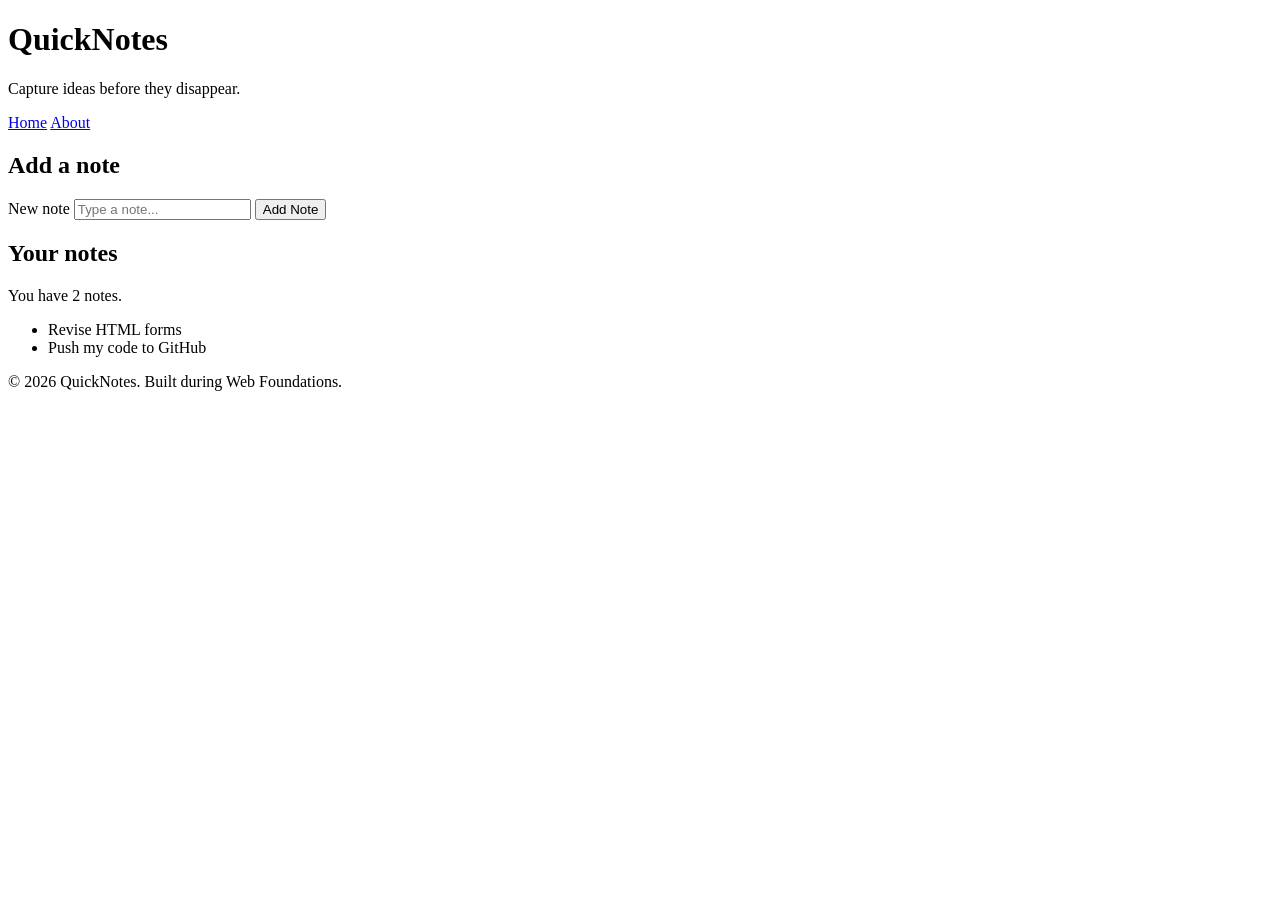
<file: day1/index.html>
<!DOCTYPE html>
<html lang="en">
<head>
    <meta charset="UTF-8" />
    <meta name="viewport" content="width=device-width, initial-scale=1.0" />
    <title>QuickNotes</title>
</head>

<body>
    <header>
        <h1>QuickNotes</h1>
        <p>Capture ideas before they disappear.</p>

        <nav>
            <a href="index.html">Home</a>
            <a href="about.html">About</a>
        </nav>
    </header>

    <main>
        <section>
            <h2>Add a note</h2>

            <form id="note-form">
                <label for="note-input">New note</label>
                <input
                    type="text"
                    id="note-input"
                    placeholder="Type a note..."
                />
                <button type="submit">Add Note</button>
            </form>
        </section>

        <section>
            <h2>Your notes</h2>

            <p id="note-count">You have 2 notes.</p>

            <ul id="notes-list">
                <li>Revise HTML forms</li>
                <li>Push my code to GitHub</li>
            </ul>
        </section>
    </main>

    <footer>
        <p>&copy; 2026 QuickNotes. Built during Web Foundations.</p>
    </footer>
</body>
</html>
</file>
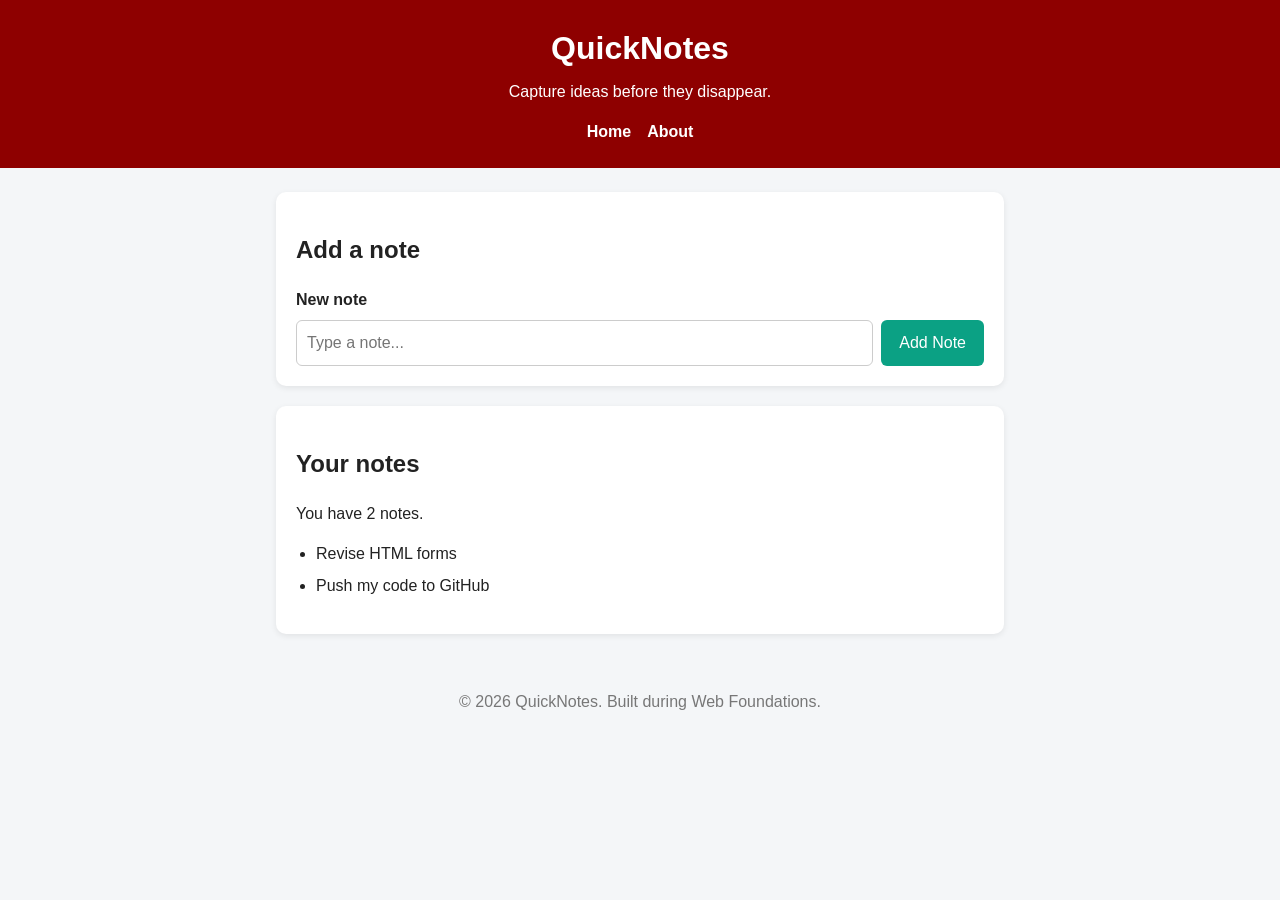
<file: day2/index.html>
<!DOCTYPE html>
<html lang="en">
<head>
    <meta charset="UTF-8" />
    <meta name="viewport" content="width=device-width, initial-scale=1.0" />
    <title>QuickNotes</title>
    <link rel="stylesheet" href="style.css" />
</head>

<body>
    <header>
        <h1>QuickNotes</h1>
        <p>Capture ideas before they disappear.</p>

        <nav>
            <a href="index.html">Home</a>
            <a href="about.html">About</a>
        </nav>
    </header>

    <main>
        <section>
            <h2>Add a note</h2>

            <form id="note-form">
                <label for="note-input">New note</label>
                <input
                    type="text"
                    id="note-input"
                    placeholder="Type a note..."
                />
                <button type="submit">Add Note</button>
            </form>
        </section>

        <section>
            <h2>Your notes</h2>

            <p id="note-count">You have 2 notes.</p>

            <ul id="notes-list">
                <li>Revise HTML forms</li>
                <li>Push my code to GitHub</li>
            </ul>
        </section>
    </main>

    <footer>
        <p>&copy; 2026 QuickNotes. Built during Web Foundations.</p>
    </footer>
</body>
</html>
</file>
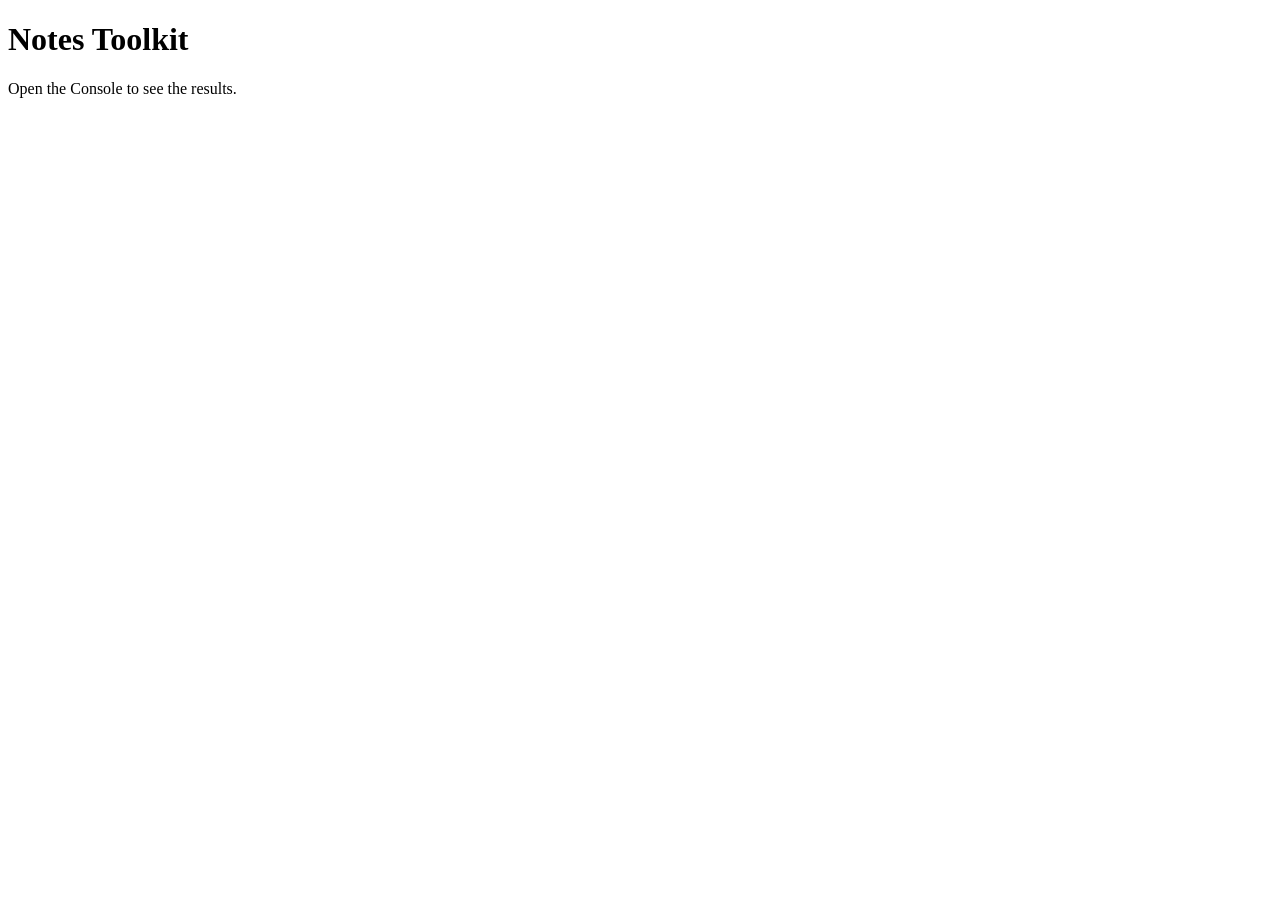
<file: day3/index.html>
<!DOCTYPE html>
<html lang="en">
<head>
    <meta charset="UTF-8" />
    <meta name="viewport" content="width=device-width, initial-scale=1.0" />
    <title>Notes Toolkit</title>
    <script src="script.js" defer></script>
</head>

<body>
    <h1>Notes Toolkit</h1>
    <p>Open the Console to see the results.</p>
</body>
</html>
</file>
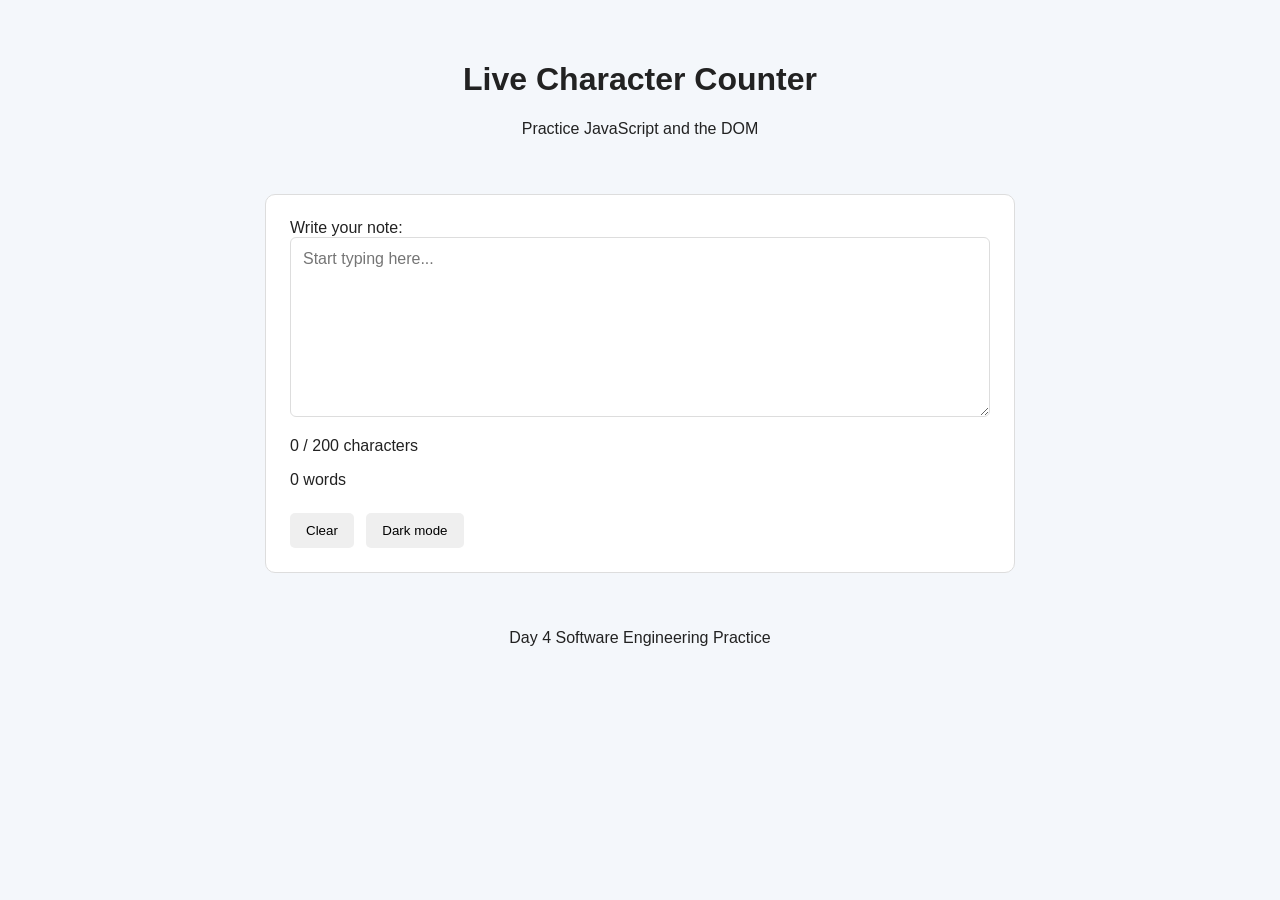
<file: day4/index.html>
<!DOCTYPE html>
<html lang="en">
<head>
    <meta charset="UTF-8">
    <meta name="viewport" content="width=device-width, initial-scale=1.0">
    <title>Day 4 - Live Character Counter</title>
    <link rel="stylesheet" href="style.css">
    <script src="script.js" defer></script>
</head>
<body>
    <header>
        <h1>Live Character Counter</h1>
        <p>Practice JavaScript and the DOM</p>
    </header>

    <main>
        <label for="note-text">Write your note:</label>
        <textarea id="note-text" maxlength="1000" placeholder="Start typing here..."></textarea>

        <p id="char-count">0 / 200 characters</p>
        <p id="word-count">0 words</p>

        <button id="clear-btn" type="button">Clear</button>
        <button id="theme-toggle" type="button">Dark mode</button>
    </main>

    <footer>
        <p>Day 4 Software Engineering Practice</p>
    </footer>
</body>
</html>
</file>
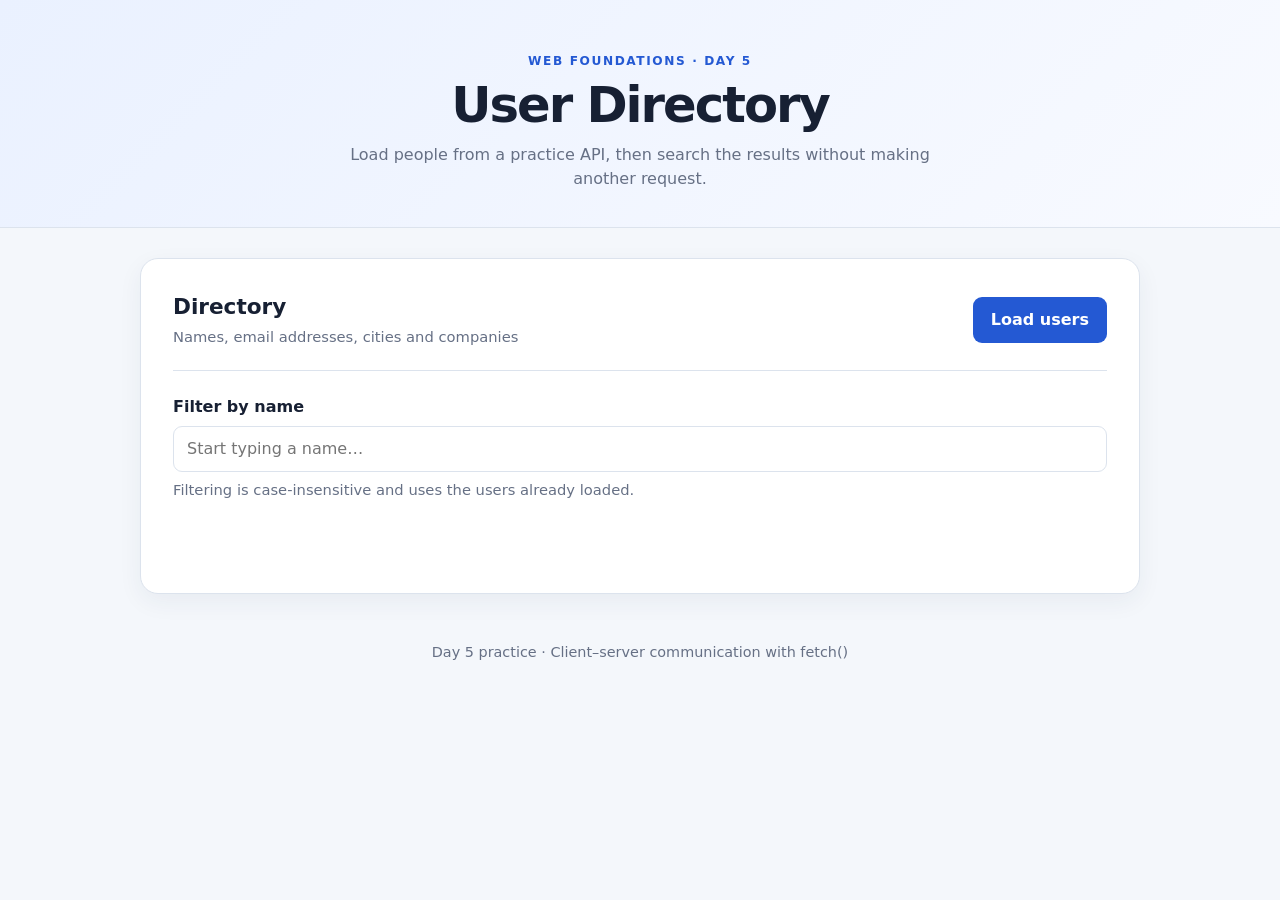
<file: day5/index.html>
<!DOCTYPE html>
<html lang="en">
<head>
    <meta charset="UTF-8">
    <meta name="viewport" content="width=device-width, initial-scale=1.0">
    <meta name="description" content="Day 5 Web Foundations assignment: load and filter users from a REST API.">
    <title>Day 5 — User Directory</title>
    <link rel="stylesheet" href="style.css">
    <script src="users.js" defer></script>
</head>
<body>
    <header class="site-header">
        <p class="eyebrow">WEB FOUNDATIONS · DAY 5</p>
        <h1>User Directory</h1>
        <p class="intro">Load people from a practice API, then search the results without making another request.</p>
    </header>

    <main class="container">
        <section class="toolbar" aria-labelledby="directory-heading">
            <div>
                <h2 id="directory-heading">Directory</h2>
                <p class="muted">Names, email addresses, cities and companies</p>
            </div>
            <button id="load-users" type="button">Load users</button>
        </section>

        <div class="filter">
            <label for="filter-input">Filter by name</label>
            <input
                id="filter-input"
                type="search"
                placeholder="Start typing a name…"
                autocomplete="off"
                aria-describedby="filter-help"
            >
            <p id="filter-help" class="muted">Filtering is case-insensitive and uses the users already loaded.</p>
        </div>

        <p id="status" class="status" role="status" aria-live="polite"></p>
        <ul id="users-list" class="users-list" aria-label="Users"></ul>
    </main>

    <footer>
        <p>Day 5 practice · Client–server communication with fetch()</p>
    </footer>
</body>
</html>
</file>
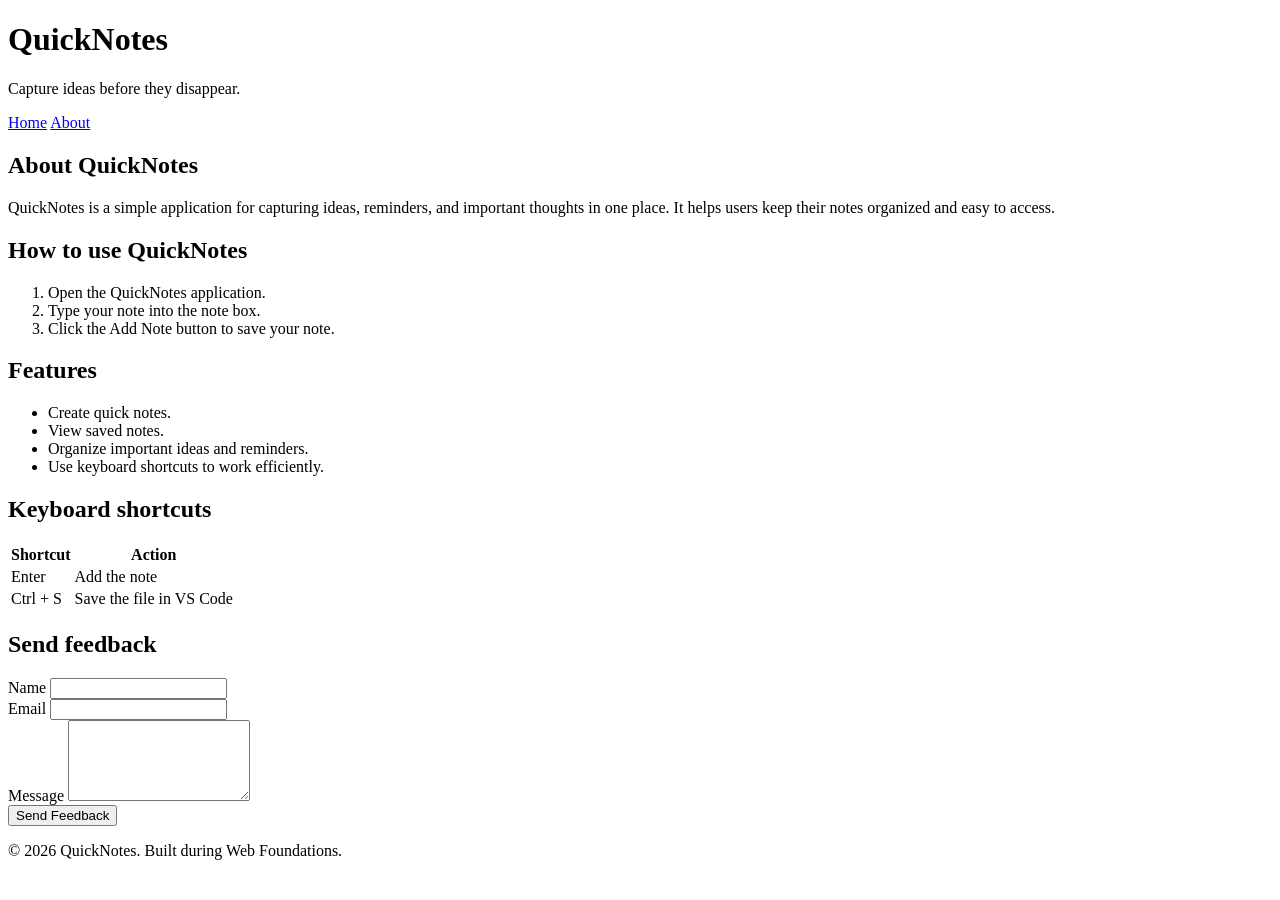
<file: day1/about.html>
<!DOCTYPE html>
<html lang="en">
<head>
    <meta charset="UTF-8" />
    <meta name="viewport" content="width=device-width, initial-scale=1.0" />
    <title>About QuickNotes</title>
</head>

<body>
    <header>
        <h1>QuickNotes</h1>
        <p>Capture ideas before they disappear.</p>

        <nav>
            <a href="index.html">Home</a>
            <a href="about.html">About</a>
        </nav>
    </header>

    <main>
        <h2>About QuickNotes</h2>

        <p>
            QuickNotes is a simple application for capturing ideas,
            reminders, and important thoughts in one place.
            It helps users keep their notes organized and easy to access.
        </p>

        <section>
            <h2>How to use QuickNotes</h2>

            <ol>
                <li>Open the QuickNotes application.</li>
                <li>Type your note into the note box.</li>
                <li>Click the Add Note button to save your note.</li>
            </ol>
        </section>

        <section>
            <h2>Features</h2>

            <ul>
                <li>Create quick notes.</li>
                <li>View saved notes.</li>
                <li>Organize important ideas and reminders.</li>
                <li>Use keyboard shortcuts to work efficiently.</li>
            </ul>
        </section>

        <section>
            <h2>Keyboard shortcuts</h2>

            <table>
                <thead>
                    <tr>
                        <th>Shortcut</th>
                        <th>Action</th>
                    </tr>
                </thead>

                <tbody>
                    <tr>
                        <td>Enter</td>
                        <td>Add the note</td>
                    </tr>

                    <tr>
                        <td>Ctrl + S</td>
                        <td>Save the file in VS Code</td>
                    </tr>
                </tbody>
            </table>
        </section>

        <section>
            <h2>Send feedback</h2>

            <form>
                <div>
                    <label for="name">Name</label>
                    <input
                        type="text"
                        id="name"
                        name="name"
                        required
                    />
                </div>

                <div>
                    <label for="email">Email</label>
                    <input
                        type="email"
                        id="email"
                        name="email"
                        required
                    />
                </div>

                <div>
                    <label for="message">Message</label>
                    <textarea
                        id="message"
                        name="message"
                        rows="5"
                        required
                    ></textarea>
                </div>

                <button type="submit">Send Feedback</button>
            </form>
        </section>
    </main>

    <footer>
        <p>&copy; 2026 QuickNotes. Built during Web Foundations.</p>
    </footer>
</body>
</html>
</file>
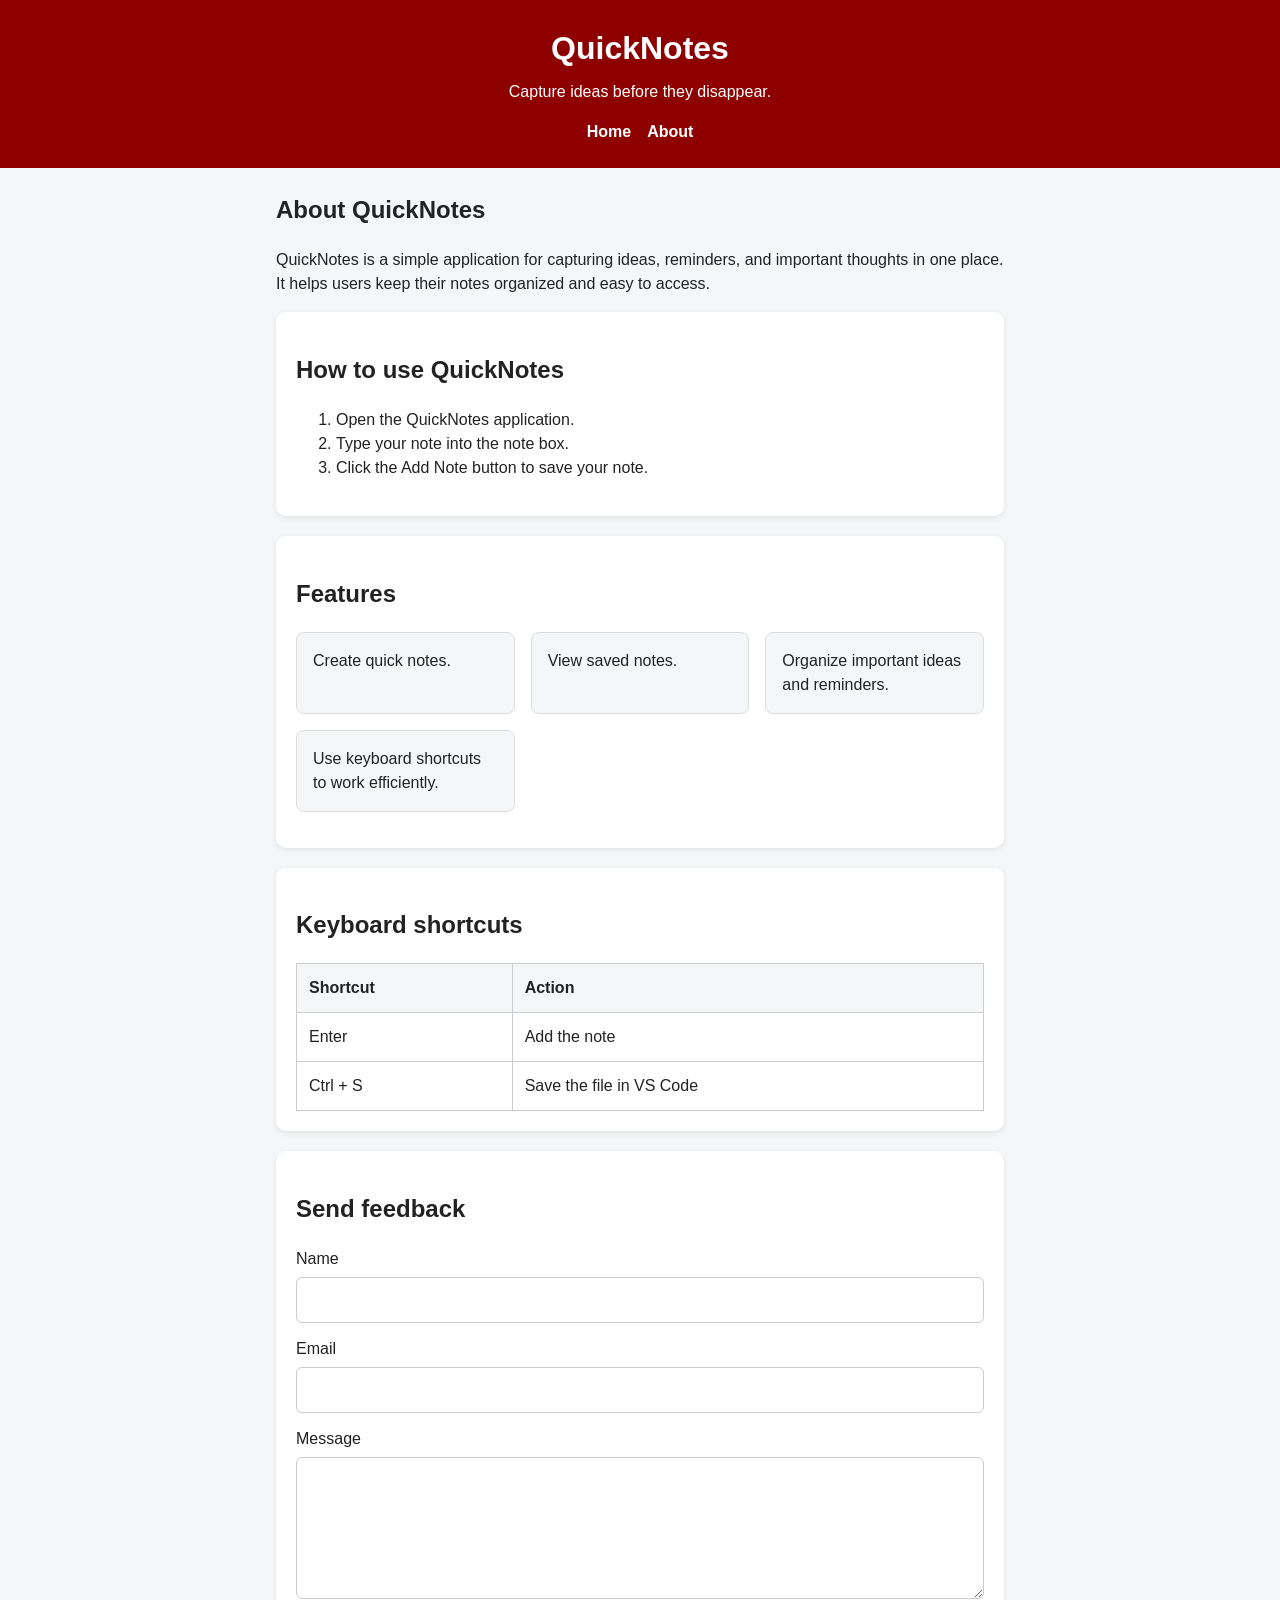
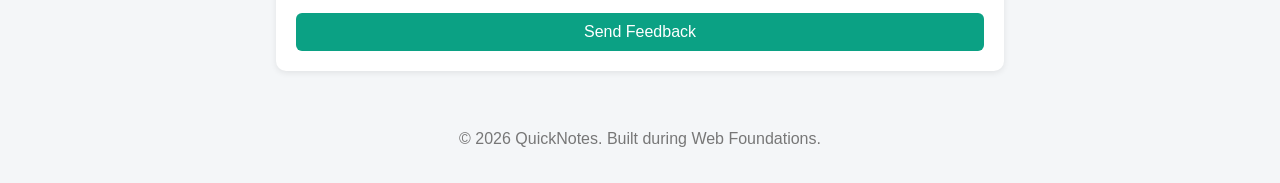
<file: day2/about.html>
<!DOCTYPE html>
<html lang="en">
<head>
    <meta charset="UTF-8" />
    <meta name="viewport" content="width=device-width, initial-scale=1.0" />
    <title>About QuickNotes</title>
    <link rel="stylesheet" href="style.css" />
</head>

<body>
    <header>
        <h1>QuickNotes</h1>
        <p>Capture ideas before they disappear.</p>

        <nav>
            <a href="index.html">Home</a>
            <a href="about.html">About</a>
        </nav>
    </header>

    <main>
        <h2>About QuickNotes</h2>

        <p>
            QuickNotes is a simple application for capturing ideas,
            reminders, and important thoughts in one place.
            It helps users keep their notes organized and easy to access.
        </p>

        <section>
            <h2>How to use QuickNotes</h2>

            <ol>
                <li>Open the QuickNotes application.</li>
                <li>Type your note into the note box.</li>
                <li>Click the Add Note button to save your note.</li>
            </ol>
        </section>

        <section>
            <h2>Features</h2>

            <ul class="features">
                <li>Create quick notes.</li>
                <li>View saved notes.</li>
                <li>Organize important ideas and reminders.</li>
                <li>Use keyboard shortcuts to work efficiently.</li>
            </ul>
        </section>

        <section>
            <h2>Keyboard shortcuts</h2>

            <table>
                <thead>
                    <tr>
                        <th>Shortcut</th>
                        <th>Action</th>
                    </tr>
                </thead>

                <tbody>
                    <tr>
                        <td>Enter</td>
                        <td>Add the note</td>
                    </tr>

                    <tr>
                        <td>Ctrl + S</td>
                        <td>Save the file in VS Code</td>
                    </tr>
                </tbody>
            </table>
        </section>

        <section>
            <h2>Send feedback</h2>

            <form>
                <div>
                    <label for="name">Name</label>
                    <input
                        type="text"
                        id="name"
                        name="name"
                        required
                    />
                </div>

                <div>
                    <label for="email">Email</label>
                    <input
                        type="email"
                        id="email"
                        name="email"
                        required
                    />
                </div>

                <div>
                    <label for="message">Message</label>
                    <textarea
                        id="message"
                        name="message"
                        rows="5"
                        required
                    ></textarea>
                </div>

                <button type="submit">Send Feedback</button>
            </form>
        </section>
    </main>

    <footer>
        <p>&copy; 2026 QuickNotes. Built during Web Foundations.</p>
    </footer>
</body>
</html>
</file>
<file: day2/style.css>
/* 1. Reset and base styles */
*,
*::before,
*::after {
    box-sizing: border-box;
}

body {
    margin: 0;
    font-family: "Segoe UI", Arial, sans-serif;
    background-color: #f4f6f8;
    color: #222;
    line-height: 1.5;
}

/* 2. Header */
header {
    background-color: #8e0000;
    color: white;
    text-align: center;
    padding: 24px 16px;
}

header h1 {
    margin: 0;
}

header p {
    margin: 8px 0 16px;
}

/* 3. Navigation with Flexbox */
nav {
    display: flex;
    justify-content: center;
    align-items: center;
    gap: 16px;
}

nav a {
    color: white;
    text-decoration: none;
    font-weight: 600;
    transition: opacity 0.2s ease, transform 0.2s ease;
}

nav a:hover {
    opacity: 0.8;
    transform: translateY(-2px);
}

/* 4. Main content and cards */
main {
    max-width: 760px;
    margin: 24px auto;
    padding: 0 16px;
}

section {
    background: white;
    padding: 20px;
    border-radius: 10px;
    margin-bottom: 20px;
    box-shadow: 0 2px 6px rgba(0, 0, 0, 0.08);
}

/* 5. QuickNotes form */
#note-form {
    display: flex;
    gap: 8px;
    flex-wrap: wrap;
}

#note-form label {
    width: 100%;
    font-weight: bold;
}

#note-input {
    flex: 1;
    min-width: 0;
    padding: 10px;
    border: 1px solid #ccc;
    border-radius: 6px;
    font-size: 1rem;
}

/* 6. Features grid */
.features {
    display: grid;
    grid-template-columns: repeat(auto-fit, minmax(180px, 1fr));
    gap: 16px;
    list-style: none;
    padding: 0;
}

.features li {
    background-color: #f4f6f8;
    border: 1px solid #ddd;
    border-radius: 8px;
    padding: 16px;
}

/* 7. Notes list */
#notes-list {
    padding-left: 20px;
}

#notes-list li {
    margin-bottom: 8px;
}

/* 8. Table */
table {
    width: 100%;
    border-collapse: collapse;
}

th,
td {
    border: 1px solid #ccc;
    padding: 12px;
    text-align: left;
}

th {
    background-color: #f4f6f8;
}

/* 9. Feedback form */
section form:not(#note-form) {
    display: flex;
    flex-direction: column;
    gap: 14px;
}

section form:not(#note-form) div {
    display: flex;
    flex-direction: column;
    gap: 6px;
}

section form input,
section form textarea {
    width: 100%;
    padding: 10px;
    border: 1px solid #ccc;
    border-radius: 6px;
    font: inherit;
}

section form textarea {
    resize: vertical;
}

/* 10. Buttons */
button {
    background-color: #0ba184;
    color: white;
    border: none;
    padding: 10px 18px;
    border-radius: 6px;
    font-size: 1rem;
    cursor: pointer;
    transition: background-color 0.2s ease, transform 0.2s ease;
}

button:hover {
    background-color: #088a70;
    transform: translateY(-2px);
}

/* 11. Footer */
footer {
    text-align: center;
    color: #777;
    padding: 16px;
}

/* 12. Responsive design for phones */
@media (max-width: 600px) {
    header {
        padding: 18px 12px;
    }

    header h1 {
        font-size: 1.8rem;
    }

    main {
        margin-top: 16px;
    }

    #note-form {
        flex-direction: column;
    }

    #note-input,
    #note-form button {
        width: 100%;
    }

    nav {
        flex-direction: column;
        gap: 8px;
    }
}
</file>
<file: day4/style.css>
:root {
    --bg-color: #f4f7fb;
    --text-color: #222222;
    --card-color: #ffffff;
    --border-color: #dddddd;
}

body {
    margin: 0;
    padding: 20px;
    font-family: Arial, sans-serif;
    background-color: var(--bg-color);
    color: var(--text-color);
    transition: background-color 0.3s, color 0.3s;
}

header,
footer {
    text-align: center;
    padding: 20px;
}

main {
    max-width: 700px;
    margin: 20px auto;
    padding: 24px;
    background-color: var(--card-color);
    border: 1px solid var(--border-color);
    border-radius: 10px;
}

textarea {
    box-sizing: border-box;
    width: 100%;
    min-height: 180px;
    padding: 12px;
    font: inherit;
    border: 1px solid var(--border-color);
    border-radius: 6px;
    background-color: var(--card-color);
    color: var(--text-color);
}

button {
    padding: 10px 16px;
    margin: 8px 8px 0 0;
    border: none;
    border-radius: 5px;
    cursor: pointer;
}

button:hover {
    opacity: 0.8;
}

.warning {
    color: #d97706;
}

.over {
    color: #dc2626;
    font-weight: bold;
}

body.dark {
    --bg-color: #181818;
    --text-color: #f1f1f1;
    --card-color: #292929;
    --border-color: #555555;
}

@media (max-width: 600px) {
    body {
        padding: 10px;
    }

    main {
        padding: 16px;
    }

    button {
        margin-top: 10px;
    }
}
</file>
<file: day5/style.css>
:root {
    color-scheme: light;
    --page-bg: #f4f7fb;
    --surface: #ffffff;
    --text: #172033;
    --muted: #667085;
    --border: #dce3ed;
    --accent: #2459d3;
    --accent-hover: #1948b5;
    --shadow: 0 8px 24px rgba(28, 45, 80, 0.06);
}

* { box-sizing: border-box; }

body {
    margin: 0;
    min-height: 100vh;
    font-family: system-ui, -apple-system, BlinkMacSystemFont, "Segoe UI", sans-serif;
    line-height: 1.5;
    color: var(--text);
    background: var(--page-bg);
}

.site-header {
    padding: 52px 20px 36px;
    text-align: center;
    background: linear-gradient(135deg, #eaf1ff, #f8faff);
    border-bottom: 1px solid var(--border);
}

.eyebrow {
    margin: 0 0 8px;
    color: var(--accent);
    font-size: 0.76rem;
    font-weight: 800;
    letter-spacing: 0.13em;
}

h1, h2, h3, p { margin-top: 0; }

h1 {
    margin-bottom: 10px;
    font-size: clamp(2rem, 5vw, 3.1rem);
    line-height: 1.1;
    letter-spacing: -0.04em;
}

.intro { max-width: 620px; margin: 0 auto; color: var(--muted); }

.container {
    width: min(100% - 32px, 1000px);
    margin: 30px auto 48px;
    padding: clamp(18px, 4vw, 32px);
    background: var(--surface);
    border: 1px solid var(--border);
    border-radius: 18px;
    box-shadow: var(--shadow);
}

.toolbar {
    display: flex;
    align-items: center;
    justify-content: space-between;
    gap: 20px;
    padding-bottom: 22px;
    border-bottom: 1px solid var(--border);
}

.toolbar h2 { margin-bottom: 3px; font-size: 1.35rem; }
.muted { margin-bottom: 0; color: var(--muted); font-size: 0.92rem; }

button {
    flex-shrink: 0;
    padding: 11px 18px;
    border: 0;
    border-radius: 9px;
    color: #fff;
    background: var(--accent);
    font: inherit;
    font-weight: 700;
    cursor: pointer;
    transition: background 150ms ease, transform 150ms ease;
}

button:hover:not(:disabled) { background: var(--accent-hover); transform: translateY(-1px); }
button:focus-visible, input:focus-visible { outline: 3px solid #9bb7ff; outline-offset: 3px; }
button:disabled { cursor: wait; opacity: 0.65; }

.filter { display: grid; gap: 7px; margin: 24px 0 16px; }
label { font-weight: 700; }

input[type="search"] {
    width: 100%;
    min-height: 46px;
    padding: 10px 13px;
    border: 1px solid var(--border);
    border-radius: 9px;
    color: var(--text);
    background: #fff;
    font: inherit;
}

.status { min-height: 24px; margin: 18px 0; color: var(--accent); font-weight: 650; }

.users-list {
    display: grid;
    grid-template-columns: repeat(2, minmax(0, 1fr));
    gap: 14px;
    margin: 0;
    padding: 0;
    list-style: none;
}

.user-card { min-width: 0; padding: 18px; border: 1px solid var(--border); border-radius: 12px; background: #fff; }
.user-card h3 { overflow-wrap: anywhere; margin-bottom: 14px; font-size: 1.1rem; }
.user-detail { display: grid; gap: 2px; margin-bottom: 12px; overflow-wrap: anywhere; }
.user-detail:last-child { margin-bottom: 0; }
.detail-label { color: var(--muted); font-size: 0.76rem; font-weight: 800; letter-spacing: 0.06em; text-transform: uppercase; }

footer { padding: 0 16px 28px; color: var(--muted); text-align: center; font-size: 0.9rem; }

@media (max-width: 640px) {
    .site-header { padding-top: 38px; }
    .toolbar { align-items: stretch; flex-direction: column; }
    button { width: 100%; }
    .users-list { grid-template-columns: 1fr; }
}
</file>
